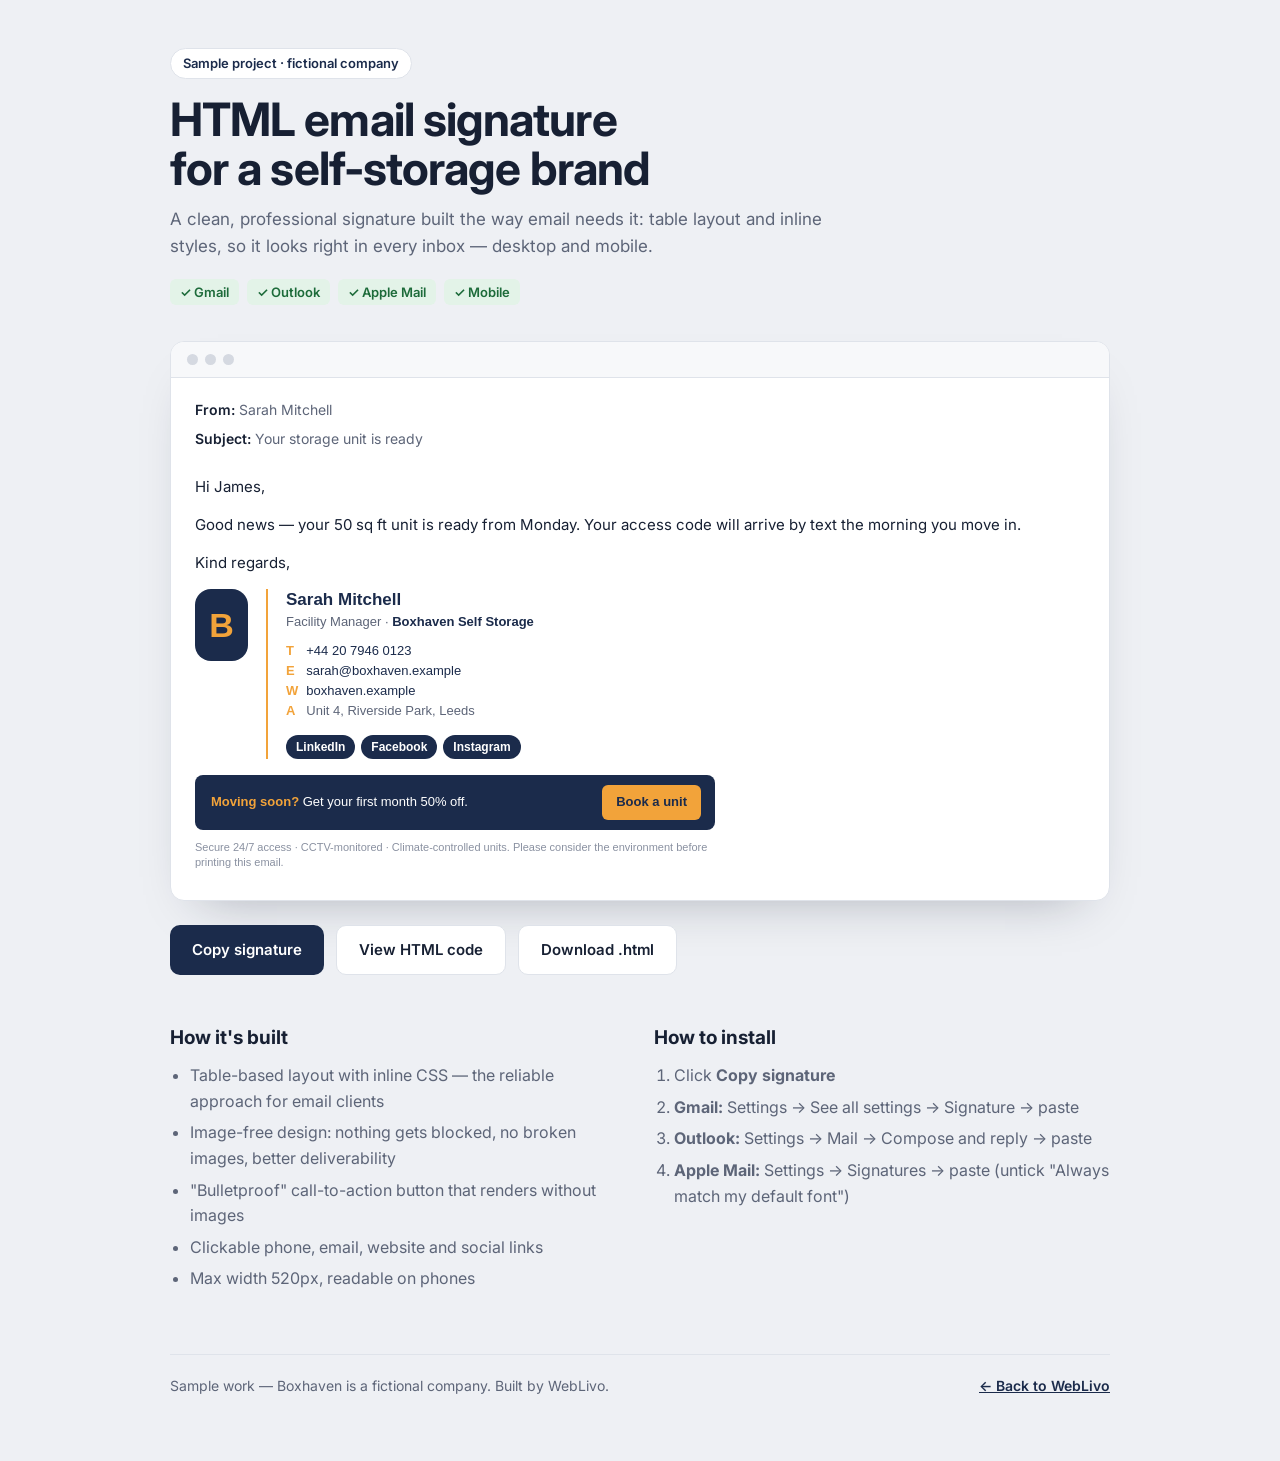
<file: work/email-signature/index.html>
<!DOCTYPE html>
<html lang="en">
<head>
<meta charset="UTF-8">
<meta name="viewport" content="width=device-width, initial-scale=1.0">
<title>HTML Email Signature — Boxhaven Self Storage (sample)</title>
<meta name="description" content="Sample project by WebLivo: a responsive, table-based HTML email signature that works in Gmail, Outlook and Apple Mail.">
<link rel="preconnect" href="https://fonts.googleapis.com">
<link rel="preconnect" href="https://fonts.gstatic.com" crossorigin>
<link href="https://fonts.googleapis.com/css2?family=Inter:wght@400;500;600;700&display=swap" rel="stylesheet">
<style>
    :root {
        --bg: #eef0f4;
        --panel: #ffffff;
        --ink: #172033;
        --soft: #5d6578;
        --line: #dfe3ea;
        --navy: #1b2b4b;
        --amber: #f2a33a;
    }
    * { margin: 0; padding: 0; box-sizing: border-box; }
    body {
        background: var(--bg);
        color: var(--ink);
        font-family: "Inter", -apple-system, BlinkMacSystemFont, sans-serif;
        font-size: 16px;
        line-height: 1.6;
        -webkit-font-smoothing: antialiased;
    }
    a { color: inherit; }

    .wrap { max-width: 980px; margin: 0 auto; padding: 48px 20px 64px; }

    .tag {
        display: inline-block;
        font-size: 13px;
        font-weight: 600;
        color: var(--navy);
        background: #fff;
        border: 1px solid var(--line);
        border-radius: 999px;
        padding: 4px 12px;
    }
    h1 {
        font-size: clamp(30px, 5vw, 46px);
        line-height: 1.08;
        letter-spacing: -0.02em;
        margin: 16px 0 12px;
    }
    .lead { color: var(--soft); max-width: 60ch; font-size: 17px; }

    .clients {
        display: flex; flex-wrap: wrap; gap: 8px;
        margin-top: 18px;
    }
    .clients span {
        font-size: 13px; font-weight: 600;
        background: #e3f3e8; color: #1d6b3a;
        border-radius: 6px; padding: 3px 10px;
    }

    /* ---- Mock email window ---- */
    .mail {
        margin-top: 36px;
        background: var(--panel);
        border: 1px solid var(--line);
        border-radius: 14px;
        overflow: hidden;
        box-shadow: 0 24px 50px -30px rgba(23, 32, 51, 0.35);
    }
    .mail-bar {
        display: flex; align-items: center; gap: 7px;
        padding: 12px 16px;
        border-bottom: 1px solid var(--line);
        background: #f7f8fa;
    }
    .mail-bar i { width: 11px; height: 11px; border-radius: 50%; background: #d5d9e1; display: block; }
    .mail-head { padding: 18px 24px 4px; font-size: 14px; color: var(--soft); }
    .mail-head p { padding: 3px 0; }
    .mail-head b { color: var(--ink); font-weight: 600; }
    .mail-body { padding: 18px 24px 30px; }
    .mail-body > p { margin-bottom: 14px; font-size: 15px; }

    /* ---- Actions ---- */
    .actions { display: flex; flex-wrap: wrap; gap: 12px; margin-top: 24px; }
    .btn {
        font: inherit; font-weight: 600; font-size: 15px;
        border: 0; cursor: pointer;
        padding: 12px 22px; border-radius: 10px;
        transition: transform 0.12s, background 0.15s;
    }
    .btn:active { transform: translateY(1px); }
    .btn-main { background: var(--navy); color: #fff; }
    .btn-main:hover { background: #24395f; }
    .btn-alt { background: #fff; color: var(--ink); border: 1px solid var(--line); }
    .btn-alt:hover { border-color: #b9c0cc; }
    .btn:focus-visible { outline: 3px solid var(--amber); outline-offset: 2px; }
    .status { align-self: center; font-size: 14px; font-weight: 600; color: #1d6b3a; min-height: 1.4em; }

    pre {
        display: none;
        margin-top: 16px;
        background: #0f1626; color: #d6deeb;
        border-radius: 12px;
        padding: 18px;
        font-size: 12.5px; line-height: 1.55;
        overflow: auto; max-height: 420px;
        white-space: pre-wrap; word-break: break-all;
    }
    pre.open { display: block; }

    /* ---- Notes ---- */
    .notes {
        display: grid; grid-template-columns: 1fr 1fr; gap: 28px;
        margin-top: 48px;
    }
    .notes h2 { font-size: 19px; margin-bottom: 10px; }
    .notes ul, .notes ol { padding-left: 20px; color: var(--soft); }
    .notes li { margin-bottom: 6px; }

    .foot {
        margin-top: 56px; padding-top: 20px;
        border-top: 1px solid var(--line);
        display: flex; flex-wrap: wrap; justify-content: space-between; gap: 10px;
        font-size: 14px; color: var(--soft);
    }
    .foot a { font-weight: 600; color: var(--navy); }

    @media (max-width: 700px) {
        .notes { grid-template-columns: 1fr; }
        .mail-head, .mail-body { padding-left: 16px; padding-right: 16px; }
    }
</style>
</head>
<body>
<div class="wrap">

    <span class="tag">Sample project · fictional company</span>
    <h1>HTML email signature<br>for a self-storage brand</h1>
    <p class="lead">A clean, professional signature built the way email needs it: table layout and inline styles, so it looks right in every inbox — desktop and mobile.</p>
    <div class="clients">
        <span>✓ Gmail</span><span>✓ Outlook</span><span>✓ Apple Mail</span><span>✓ Mobile</span>
    </div>

    <!-- Mock email -->
    <div class="mail">
        <div class="mail-bar"><i></i><i></i><i></i></div>
        <div class="mail-head">
            <p><b>From:</b> Sarah Mitchell</p>
            <p><b>Subject:</b> Your storage unit is ready</p>
        </div>
        <div class="mail-body">
            <p>Hi James,</p>
            <p>Good news — your 50 sq ft unit is ready from Monday. Your access code will arrive by text the morning you move in.</p>
            <p>Kind regards,</p>

            <!-- ================= SIGNATURE START ================= -->
            <div id="signature">
<table cellpadding="0" cellspacing="0" border="0" role="presentation" style="width:100%;max-width:520px;font-family:Arial,Helvetica,sans-serif;color:#1b2b4b;border-collapse:collapse;">
  <tr>
    <td style="padding:0 18px 0 0;vertical-align:top;width:72px;">
      <table cellpadding="0" cellspacing="0" border="0" role="presentation" style="border-collapse:collapse;">
        <tr>
          <td width="72" height="72" align="center" valign="middle" style="width:72px;height:72px;background:#1b2b4b;border-radius:16px;font-family:Arial,Helvetica,sans-serif;font-size:34px;line-height:72px;font-weight:bold;color:#f2a33a;">B</td>
        </tr>
      </table>
    </td>
    <td style="padding:0 0 0 18px;vertical-align:top;border-left:2px solid #f2a33a;">
      <p style="margin:0;font-size:17px;line-height:22px;font-weight:bold;color:#1b2b4b;">Sarah Mitchell</p>
      <p style="margin:2px 0 0;font-size:13px;line-height:18px;color:#5d6578;">Facility Manager · <span style="color:#1b2b4b;font-weight:bold;">Boxhaven Self Storage</span></p>
      <table cellpadding="0" cellspacing="0" border="0" role="presentation" style="margin-top:10px;border-collapse:collapse;font-size:13px;line-height:20px;">
        <tr><td style="padding:0 8px 0 0;color:#f2a33a;font-weight:bold;">T</td><td><a href="tel:+442079460123" style="color:#1b2b4b;text-decoration:none;">+44 20 7946 0123</a></td></tr>
        <tr><td style="padding:0 8px 0 0;color:#f2a33a;font-weight:bold;">E</td><td><a href="mailto:sarah@boxhaven.example" style="color:#1b2b4b;text-decoration:none;">sarah@boxhaven.example</a></td></tr>
        <tr><td style="padding:0 8px 0 0;color:#f2a33a;font-weight:bold;">W</td><td><a href="https://boxhaven.example" style="color:#1b2b4b;text-decoration:none;">boxhaven.example</a></td></tr>
        <tr><td style="padding:0 8px 0 0;color:#f2a33a;font-weight:bold;">A</td><td style="color:#5d6578;">Unit 4, Riverside Park, Leeds</td></tr>
      </table>
      <table cellpadding="0" cellspacing="0" border="0" role="presentation" style="margin-top:12px;border-collapse:collapse;">
        <tr>
          <td style="padding:0 6px 0 0;"><a href="https://www.linkedin.com/" style="display:inline-block;background:#1b2b4b;color:#ffffff;font-size:12px;line-height:16px;font-weight:bold;text-decoration:none;padding:4px 10px;border-radius:12px;">LinkedIn</a></td>
          <td style="padding:0 6px 0 0;"><a href="https://www.facebook.com/" style="display:inline-block;background:#1b2b4b;color:#ffffff;font-size:12px;line-height:16px;font-weight:bold;text-decoration:none;padding:4px 10px;border-radius:12px;">Facebook</a></td>
          <td style="padding:0;"><a href="https://www.instagram.com/" style="display:inline-block;background:#1b2b4b;color:#ffffff;font-size:12px;line-height:16px;font-weight:bold;text-decoration:none;padding:4px 10px;border-radius:12px;">Instagram</a></td>
        </tr>
      </table>
    </td>
  </tr>
  <tr>
    <td colspan="2" style="padding:16px 0 0;">
      <table cellpadding="0" cellspacing="0" border="0" role="presentation" style="width:100%;border-collapse:collapse;background:#1b2b4b;border-radius:8px;">
        <tr>
          <td style="padding:12px 16px;font-size:13px;line-height:18px;color:#ffffff;">
            <span style="color:#f2a33a;font-weight:bold;">Moving soon?</span> Get your first month 50% off.
          </td>
          <td align="right" style="padding:10px 14px 10px 0;">
            <a href="https://boxhaven.example/book" style="display:inline-block;background:#f2a33a;color:#1b2b4b;font-size:13px;font-weight:bold;text-decoration:none;padding:7px 14px;border-radius:6px;white-space:nowrap;">Book a unit</a>
          </td>
        </tr>
      </table>
    </td>
  </tr>
  <tr>
    <td colspan="2" style="padding:10px 0 0;font-size:11px;line-height:15px;color:#8a91a1;">
      Secure 24/7 access · CCTV-monitored · Climate-controlled units. Please consider the environment before printing this email.
    </td>
  </tr>
</table>
            </div>
            <!-- ================= SIGNATURE END ================= -->
        </div>
    </div>

    <div class="actions">
        <button class="btn btn-main" id="copy">Copy signature</button>
        <button class="btn btn-alt" id="code" aria-expanded="false" aria-controls="codebox">View HTML code</button>
        <button class="btn btn-alt" id="download">Download .html</button>
        <span class="status" id="status" role="status" aria-live="polite"></span>
    </div>
    <pre id="codebox"></pre>

    <div class="notes">
        <div>
            <h2>How it's built</h2>
            <ul>
                <li>Table-based layout with inline CSS — the reliable approach for email clients</li>
                <li>Image-free design: nothing gets blocked, no broken images, better deliverability</li>
                <li>"Bulletproof" call-to-action button that renders without images</li>
                <li>Clickable phone, email, website and social links</li>
                <li>Max width 520px, readable on phones</li>
            </ul>
        </div>
        <div>
            <h2>How to install</h2>
            <ol>
                <li>Click <b>Copy signature</b></li>
                <li><b>Gmail:</b> Settings → See all settings → Signature → paste</li>
                <li><b>Outlook:</b> Settings → Mail → Compose and reply → paste</li>
                <li><b>Apple Mail:</b> Settings → Signatures → paste (untick "Always match my default font")</li>
            </ol>
        </div>
    </div>

    <div class="foot">
        <span>Sample work — Boxhaven is a fictional company. Built by WebLivo.</span>
        <a href="/">← Back to WebLivo</a>
    </div>
</div>

<script>
    const sig = document.getElementById("signature");
    const status = document.getElementById("status");
    const codebox = document.getElementById("codebox");
    const codeBtn = document.getElementById("code");

    const sigHTML = () => sig.innerHTML.trim();

    function say(msg) {
        status.textContent = msg;
        clearTimeout(say.t);
        say.t = setTimeout(() => (status.textContent = ""), 2600);
    }

    // Copy as rich HTML so it pastes as a formatted signature.
    document.getElementById("copy").addEventListener("click", async () => {
        try {
            const html = new Blob([sigHTML()], { type: "text/html" });
            const text = new Blob([sig.innerText], { type: "text/plain" });
            await navigator.clipboard.write([new ClipboardItem({ "text/html": html, "text/plain": text })]);
            say("Copied — paste it into your email settings");
        } catch (e) {
            // Fallback: select the rendered signature and copy it.
            const range = document.createRange();
            range.selectNodeContents(sig);
            const sel = window.getSelection();
            sel.removeAllRanges();
            sel.addRange(range);
            const ok = document.execCommand("copy");
            sel.removeAllRanges();
            say(ok ? "Copied — paste it into your email settings" : "Press Ctrl+C to copy the selection");
        }
    });

    codeBtn.addEventListener("click", () => {
        if (!codebox.textContent) codebox.textContent = sigHTML();
        const open = codebox.classList.toggle("open");
        codeBtn.textContent = open ? "Hide HTML code" : "View HTML code";
        codeBtn.setAttribute("aria-expanded", open);
    });

    document.getElementById("download").addEventListener("click", () => {
        const doc = '<!DOCTYPE html>\n<html><head><meta charset="UTF-8"><title>Boxhaven email signature</title></head><body>\n'
            + sigHTML() + '\n</body></html>\n';
        const url = URL.createObjectURL(new Blob([doc], { type: "text/html" }));
        const a = Object.assign(document.createElement("a"), { href: url, download: "boxhaven-signature.html" });
        document.body.appendChild(a);
        a.click();
        a.remove();
        URL.revokeObjectURL(url);
        say("Downloaded boxhaven-signature.html");
    });
</script>
</body>
</html>
</file>
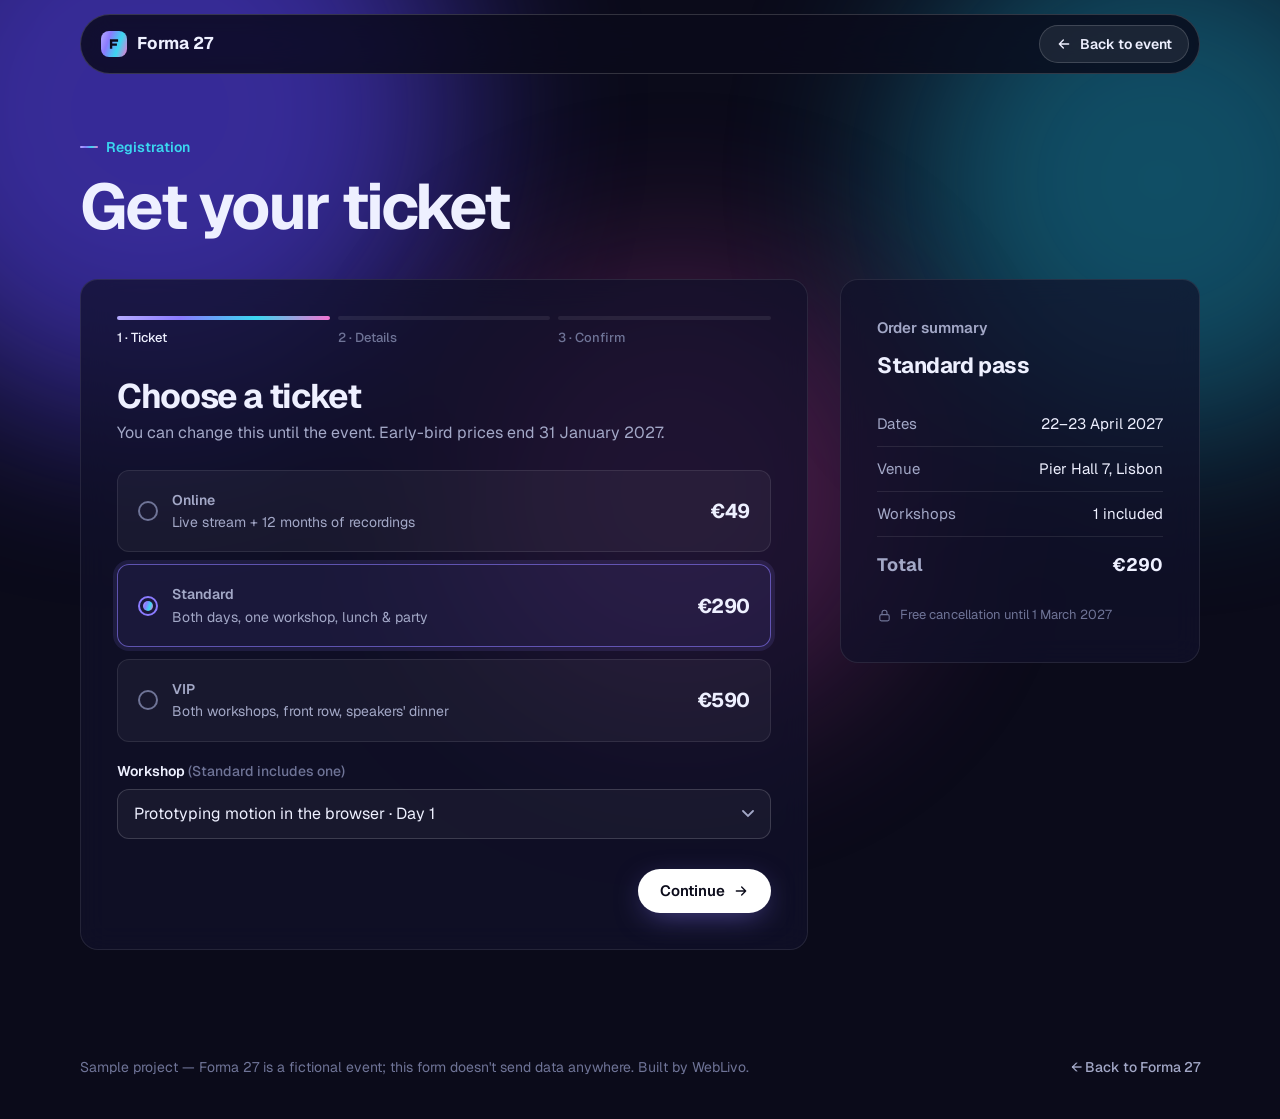
<file: work/event/register.html>
<!DOCTYPE html>
<html lang="en">
<head>
<meta charset="UTF-8">
<meta name="viewport" content="width=device-width, initial-scale=1.0">
<title>Get tickets — Forma 27, Lisbon</title>
<meta name="description" content="Register for Forma 27, the design and technology conference in Lisbon, 22–23 April 2027.">
<link rel="preconnect" href="https://fonts.googleapis.com">
<link rel="preconnect" href="https://fonts.gstatic.com" crossorigin>
<link href="https://fonts.googleapis.com/css2?family=Geist:wght@400;500;600;700&display=swap" rel="stylesheet">
<link rel="stylesheet" href="styles.css">
</head>
<body>

<svg width="0" height="0" style="position:absolute" aria-hidden="true">
    <symbol id="i-arrow" viewBox="0 0 24 24" fill="none" stroke="currentColor" stroke-width="2" stroke-linecap="round" stroke-linejoin="round"><path d="M5 12h14M13 6l6 6-6 6"/></symbol>
    <symbol id="i-back" viewBox="0 0 24 24" fill="none" stroke="currentColor" stroke-width="2" stroke-linecap="round" stroke-linejoin="round"><path d="M19 12H5M11 6l-6 6 6 6"/></symbol>
    <symbol id="i-check" viewBox="0 0 24 24" fill="none" stroke="currentColor" stroke-width="2.4" stroke-linecap="round" stroke-linejoin="round"><path d="M5 12.5l4.5 4.5L19 7.5"/></symbol>
    <symbol id="i-lock" viewBox="0 0 24 24" fill="none" stroke="currentColor" stroke-width="1.8" stroke-linecap="round" stroke-linejoin="round"><rect x="4.5" y="10.5" width="15" height="10" rx="2.5"/><path d="M8 10.5V7.5a4 4 0 0 1 8 0v3"/></symbol>
    <symbol id="i-logo" viewBox="0 0 24 24" fill="#0b0b1a"><path d="M5 4h14v4H9v3h8v4H9v5H5z"/></symbol>
</svg>

<header class="nav-bar scrolled">
    <a href="index.html" class="brand" aria-label="Forma 27 home"><span class="brand-mark"><svg><use href="#i-logo"/></svg></span>Forma 27</a>
    <a href="index.html" class="btn btn-ghost btn-sm"><svg aria-hidden="true" style="transform:none"><use href="#i-back"/></svg>Back to event</a>
</header>

<main class="reg">
    <div class="aurora" aria-hidden="true"><span class="a1"></span><span class="a2"></span><span class="a3"></span></div>
    <div class="wrap">
        <div id="flow">
            <span class="eyebrow">Registration</span>
            <h2>Get your ticket</h2>

            <div class="reg-layout">
                <form class="panel" id="regForm" novalidate>
                    <div class="steps" aria-hidden="true">
                        <div class="step-dot current" data-step="1"><div class="bar"><i></i></div><small>1 · Ticket</small></div>
                        <div class="step-dot" data-step="2"><div class="bar"><i></i></div><small>2 · Details</small></div>
                        <div class="step-dot" data-step="3"><div class="bar"><i></i></div><small>3 · Confirm</small></div>
                    </div>
                    <p class="sr-only" id="stepStatus" aria-live="polite">Step 1 of 3: choose a ticket</p>

                    <!-- STEP 1 -->
                    <section class="step" data-step="1">
                        <h2>Choose a ticket</h2>
                        <p>You can change this until the event. Early-bird prices end 31 January 2027.</p>
                        <div class="ticket-opts" role="radiogroup" aria-label="Ticket type">
                            <div class="opt">
                                <input type="radio" name="tier" id="tier-online" value="online" data-name="Online" data-price="49">
                                <label for="tier-online"><span class="opt-main"><span class="radio" aria-hidden="true"></span><span><strong>Online</strong><span>Live stream + 12 months of recordings</span></span></span><span class="opt-price">€49</span></label>
                            </div>
                            <div class="opt">
                                <input type="radio" name="tier" id="tier-standard" value="standard" data-name="Standard" data-price="290" checked>
                                <label for="tier-standard"><span class="opt-main"><span class="radio" aria-hidden="true"></span><span><strong>Standard</strong><span>Both days, one workshop, lunch &amp; party</span></span></span><span class="opt-price">€290</span></label>
                            </div>
                            <div class="opt">
                                <input type="radio" name="tier" id="tier-vip" value="vip" data-name="VIP" data-price="590">
                                <label for="tier-vip"><span class="opt-main"><span class="radio" aria-hidden="true"></span><span><strong>VIP</strong><span>Both workshops, front row, speakers' dinner</span></span></span><span class="opt-price">€590</span></label>
                            </div>
                        </div>
                        <div class="field" id="wsField">
                            <label for="workshop">Workshop <span>(Standard includes one)</span></label>
                            <select id="workshop" name="workshop">
                                <option>Prototyping motion in the browser · Day 1</option>
                                <option>Motion that explains, not decorates · Day 2</option>
                            </select>
                        </div>
                        <div class="step-actions">
                            <span></span>
                            <button type="button" class="btn btn-primary" data-next>Continue <svg aria-hidden="true"><use href="#i-arrow"/></svg></button>
                        </div>
                    </section>

                    <!-- STEP 2 -->
                    <section class="step" data-step="2" hidden>
                        <h2>Your details</h2>
                        <p>This is how your name will appear on your badge.</p>
                        <div class="row2">
                            <div class="field">
                                <label for="first">First name</label>
                                <input id="first" name="first" autocomplete="given-name" required>
                                <p class="err" id="first-err"></p>
                            </div>
                            <div class="field">
                                <label for="last">Last name</label>
                                <input id="last" name="last" autocomplete="family-name" required>
                                <p class="err" id="last-err"></p>
                            </div>
                        </div>
                        <div class="field">
                            <label for="email">Work email</label>
                            <input id="email" name="email" type="email" autocomplete="email" inputmode="email" required>
                            <p class="err" id="email-err"></p>
                        </div>
                        <div class="row2">
                            <div class="field">
                                <label for="role">Role <span>(optional)</span></label>
                                <input id="role" name="role" autocomplete="organization-title" placeholder="e.g. Product designer">
                            </div>
                            <div class="field">
                                <label for="company">Company <span>(optional)</span></label>
                                <input id="company" name="company" autocomplete="organization">
                            </div>
                        </div>
                        <div class="step-actions">
                            <button type="button" class="btn btn-ghost" data-back><svg aria-hidden="true" style="transform:none"><use href="#i-back"/></svg>Back</button>
                            <button type="button" class="btn btn-primary" data-next>Review order <svg aria-hidden="true"><use href="#i-arrow"/></svg></button>
                        </div>
                    </section>

                    <!-- STEP 3 -->
                    <section class="step" data-step="3" hidden>
                        <h2>Check and confirm</h2>
                        <p>We'll email your ticket and a secure payment link.</p>
                        <dl class="review">
                            <div><dt>Name</dt><dd id="r-name"></dd></div>
                            <div><dt>Email</dt><dd id="r-email"></dd></div>
                            <div><dt>Ticket</dt><dd id="r-tier"></dd></div>
                            <div><dt>Workshop</dt><dd id="r-ws"></dd></div>
                            <div><dt>Total</dt><dd id="r-total"></dd></div>
                        </dl>
                        <label class="consent"><input type="checkbox" id="terms"> I agree to the code of conduct and refund policy</label>
                        <p class="err" id="terms-err"></p>
                        <div class="step-actions">
                            <button type="button" class="btn btn-ghost" data-back><svg aria-hidden="true" style="transform:none"><use href="#i-back"/></svg>Back</button>
                            <button type="submit" class="btn btn-primary" id="submitBtn">Confirm registration</button>
                        </div>
                    </section>
                </form>

                <aside class="panel order" aria-label="Order summary">
                    <h3>Order summary</h3>
                    <p class="o-name" id="o-name">Standard pass</p>
                    <dl>
                        <div><dt>Dates</dt><dd>22–23 April 2027</dd></div>
                        <div><dt>Venue</dt><dd>Pier Hall 7, Lisbon</dd></div>
                        <div id="o-ws-row"><dt>Workshops</dt><dd id="o-ws">1 included</dd></div>
                        <div class="o-total"><dt>Total</dt><dd id="o-total">€290</dd></div>
                    </dl>
                    <p class="secure"><svg aria-hidden="true"><use href="#i-lock"/></svg>Free cancellation until 1 March 2027</p>
                </aside>
            </div>
        </div>

        <!-- SUCCESS -->
        <div class="success" id="success" hidden tabindex="-1">
            <div class="check"><svg aria-hidden="true"><use href="#i-check"/></svg></div>
            <h2>You're in, <span id="s-first"></span>.</h2>
            <p>We've sent your ticket to <strong id="s-email"></strong>. See you in Lisbon.</p>
            <div class="pass-card">
                <div class="pass-main">
                    <small>Forma 27 · Design × Technology</small>
                    <p class="p-name" id="s-name"></p>
                    <div class="pass-grid">
                        <div><small>Pass</small><strong id="s-tier"></strong></div>
                        <div><small>Dates</small><strong>22–23 Apr 2027</strong></div>
                        <div><small>Venue</small><strong>Pier Hall 7</strong></div>
                        <div><small>Workshop</small><strong id="s-ws"></strong></div>
                    </div>
                </div>
                <div class="pass-code">
                    <svg id="code" viewBox="0 0 21 21" shape-rendering="crispEdges" role="img" aria-label="Ticket code"></svg>
                    <span id="s-code"></span>
                </div>
            </div>
            <div class="hero-actions" style="justify-content:center;margin-top:28px">
                <a href="index.html#schedule" class="btn btn-ghost">View schedule</a>
                <a href="index.html" class="btn btn-primary">Back to event <svg aria-hidden="true"><use href="#i-arrow"/></svg></a>
            </div>
        </div>
    </div>
</main>

<footer class="wrap foot">
    <span>Sample project — Forma 27 is a fictional event; this form doesn't send data anywhere. Built by WebLivo.</span>
    <a href="index.html">← Back to Forma 27</a>
</footer>

<script src="app.js"></script>
</body>
</html>
</file>
<file: work/event/styles.css>
/* Forma 27 — modern conference site.
   Deep night background, slow aurora light, glass surfaces, Geist type. */
:root {
    --bg: #0b0b1a;
    --bg-2: #11112a;
    --surface: rgba(255, 255, 255, 0.045);
    --surface-2: rgba(255, 255, 255, 0.075);
    --border: rgba(255, 255, 255, 0.09);
    --border-2: rgba(255, 255, 255, 0.16);
    --text: #eef0ff;
    --muted: #a3a8c7;
    --dim: #6f7497;
    --violet: #8b7bff;
    --cyan: #3ad7f0;
    --pink: #f472d0;
    --grad: linear-gradient(110deg, #b6acff 0%, #8b7bff 30%, #3ad7f0 65%, #f472d0 100%);
    --ok: #4ade80;
    --err: #ff7a9a;
    --radius: 18px;
    --radius-sm: 12px;
    --maxw: 1200px;
    --pad: clamp(18px, 4vw, 40px);
    --ease: cubic-bezier(.22, .8, .2, 1);
}

* { margin: 0; padding: 0; box-sizing: border-box; }
html { scroll-behavior: smooth; scroll-padding-top: 88px; }
body {
    background: var(--bg);
    color: var(--text);
    font-family: "Geist", system-ui, -apple-system, sans-serif;
    font-size: 16px;
    line-height: 1.6;
    -webkit-font-smoothing: antialiased;
    overflow-x: hidden;
}
a { color: inherit; text-decoration: none; }
button { font: inherit; color: inherit; }
[hidden] { display: none !important; }
:focus-visible { outline: 2px solid var(--cyan); outline-offset: 3px; border-radius: 6px; }
.wrap { max-width: var(--maxw); margin: 0 auto; padding: 0 var(--pad); }
.sr-only { position: absolute; width: 1px; height: 1px; overflow: hidden; clip: rect(0 0 0 0); white-space: nowrap; }

.grad-text {
    background: var(--grad);
    background-size: 200% 100%;
    -webkit-background-clip: text; background-clip: text;
    color: transparent;
}

/* ---------- Aurora background ---------- */
.aurora { position: absolute; inset: 0; overflow: hidden; pointer-events: none; z-index: 0; }
.aurora span {
    position: absolute; border-radius: 50%;
    filter: blur(90px); opacity: 0.55;
    will-change: transform;
}
.aurora .a1 { width: 620px; height: 620px; background: #5b46ff; left: -160px; top: -200px; animation: drift1 22s ease-in-out infinite alternate; }
.aurora .a2 { width: 520px; height: 520px; background: #1ab3d6; right: -140px; top: -80px; opacity: 0.4; animation: drift2 26s ease-in-out infinite alternate; }
.aurora .a3 { width: 460px; height: 460px; background: #c43fa6; left: 35%; top: 260px; opacity: 0.32; animation: drift3 30s ease-in-out infinite alternate; }
@keyframes drift1 { to { transform: translate(120px, 90px) scale(1.1); } }
@keyframes drift2 { to { transform: translate(-110px, 120px) scale(0.95); } }
@keyframes drift3 { to { transform: translate(-80px, -70px) scale(1.15); } }
.grid-bg {
    position: absolute; inset: 0; pointer-events: none; z-index: 0;
    background-image:
        linear-gradient(rgba(255,255,255,0.035) 1px, transparent 1px),
        linear-gradient(90deg, rgba(255,255,255,0.035) 1px, transparent 1px);
    background-size: 64px 64px;
    mask-image: radial-gradient(ellipse 70% 60% at 50% 30%, #000 30%, transparent 75%);
}

/* ---------- Nav ---------- */
.nav-bar {
    position: fixed; top: 14px; left: 50%; transform: translateX(-50%);
    width: min(calc(100% - 28px), 1120px);
    z-index: 50;
    display: flex; align-items: center; justify-content: space-between; gap: 16px;
    padding: 10px 10px 10px 20px;
    background: rgba(14, 14, 34, 0.62);
    border: 1px solid var(--border);
    border-radius: 999px;
    backdrop-filter: blur(16px) saturate(140%);
    -webkit-backdrop-filter: blur(16px) saturate(140%);
    transition: background 0.3s, border-color 0.3s;
}
.nav-bar.scrolled { background: rgba(11, 11, 26, 0.85); border-color: var(--border-2); }
.brand { display: flex; align-items: center; gap: 10px; font-weight: 700; font-size: 17px; letter-spacing: -0.01em; }
.brand-mark {
    width: 26px; height: 26px; border-radius: 8px;
    background: var(--grad);
    display: grid; place-items: center;
}
.brand-mark svg { width: 14px; height: 14px; }
.links { display: flex; gap: 4px; }
.links a {
    font-size: 14.5px; font-weight: 500; color: var(--muted);
    padding: 8px 14px; border-radius: 999px;
    transition: color 0.2s, background 0.2s;
}
.links a:hover, .links a.active { color: var(--text); background: var(--surface-2); }
.nav-right { display: flex; align-items: center; gap: 8px; }
.menu-toggle {
    display: none;
    width: 44px; height: 44px; border-radius: 999px;
    background: var(--surface-2); border: 1px solid var(--border);
    cursor: pointer; place-items: center;
}
.menu-toggle svg { width: 20px; height: 20px; }

/* ---------- Buttons ---------- */
.btn {
    display: inline-flex; align-items: center; justify-content: center; gap: 8px;
    min-height: 44px;
    font-weight: 600; font-size: 15px;
    padding: 0 22px; border-radius: 999px;
    cursor: pointer; border: 0;
    transition: transform 0.2s var(--ease), box-shadow 0.25s, background 0.25s, color 0.2s;
}
.btn svg { width: 16px; height: 16px; transition: transform 0.2s var(--ease); }
.btn:hover svg { transform: translateX(3px); }
.btn:active { transform: scale(0.97); }
.btn-primary { background: #fff; color: #0b0b1a; box-shadow: 0 8px 30px -8px rgba(139, 123, 255, 0.55); }
.btn-primary:hover { box-shadow: 0 12px 40px -8px rgba(58, 215, 240, 0.6); }
.btn-ghost { background: var(--surface-2); color: var(--text); border: 1px solid var(--border-2); }
.btn-ghost:hover { background: rgba(255,255,255,0.12); }
.btn-lg { min-height: 54px; padding: 0 28px; font-size: 16px; }
.btn-sm { min-height: 38px; padding: 0 16px; font-size: 14px; }

/* ---------- Hero ---------- */
.hero {
    position: relative;
    min-height: 100vh;
    display: flex; align-items: center;
    padding: 130px 0 70px;
    overflow: hidden;
}
.hero .wrap { position: relative; z-index: 1; width: 100%; }
.pill {
    display: inline-flex; align-items: center; gap: 10px;
    font-size: 13.5px; font-weight: 500; color: var(--muted);
    padding: 6px 14px 6px 6px;
    background: var(--surface); border: 1px solid var(--border);
    border-radius: 999px;
}
.pill b {
    font-weight: 600; font-size: 12px; color: #0b0b1a;
    background: var(--grad); border-radius: 999px; padding: 3px 10px;
}
.hero h1 {
    margin-top: 26px;
    font-size: clamp(46px, 8.4vw, 116px);
    font-weight: 700;
    line-height: 0.98;
    letter-spacing: -0.045em;
    max-width: 12ch;
}
.hero h1 .line { display: block; overflow: hidden; padding-bottom: 0.06em; }
.hero h1 .line > span { display: inline-block; }
.hero-sub {
    margin-top: 26px; max-width: 54ch;
    font-size: clamp(17px, 1.6vw, 20px); color: var(--muted);
}
.hero-actions { display: flex; flex-wrap: wrap; gap: 12px; margin-top: 34px; }

.hero-foot {
    margin-top: 56px;
    display: flex; flex-wrap: wrap; align-items: stretch; gap: 14px;
}
.meta-card {
    display: flex; align-items: center; gap: 14px;
    padding: 14px 18px;
    background: var(--surface); border: 1px solid var(--border);
    border-radius: var(--radius-sm);
    backdrop-filter: blur(10px);
}
.meta-card svg { width: 22px; height: 22px; color: var(--cyan); flex: none; }
.meta-card small { display: block; font-size: 12.5px; color: var(--dim); }
.meta-card strong { font-weight: 600; font-size: 15px; }

.countdown {
    display: flex; gap: 6px; align-items: center;
    padding: 10px 14px;
    background: var(--surface); border: 1px solid var(--border);
    border-radius: var(--radius-sm);
}
.cd-unit { text-align: center; min-width: 52px; }
.cd-unit strong { display: block; font-size: 24px; font-weight: 700; font-variant-numeric: tabular-nums; letter-spacing: -0.02em; }
.cd-unit small { font-size: 11.5px; color: var(--dim); }
.cd-sep { color: var(--dim); font-weight: 700; padding-bottom: 14px; }

/* ---------- Partners strip ---------- */
.partners { border-top: 1px solid var(--border); border-bottom: 1px solid var(--border); padding: 26px 0; position: relative; z-index: 1; }
.partners p { text-align: center; font-size: 13px; color: var(--dim); margin-bottom: 16px; }
.logo-row {
    display: flex; flex-wrap: wrap; justify-content: center; gap: 14px 48px;
    font-weight: 700; font-size: 19px; letter-spacing: -0.02em; color: #7a7fa3;
}
.logo-row span { transition: color 0.25s; }
.logo-row span:hover { color: var(--text); }

/* ---------- Sections ---------- */
section.sec { padding: clamp(80px, 11vw, 140px) 0; position: relative; }
.sec-head { max-width: 760px; }
.eyebrow {
    display: inline-flex; align-items: center; gap: 8px;
    font-size: 14px; font-weight: 600; color: var(--cyan);
    margin-bottom: 16px;
}
.eyebrow::before { content: ""; width: 18px; height: 2px; border-radius: 2px; background: var(--grad); }
h2 {
    font-size: clamp(36px, 5.2vw, 64px);
    font-weight: 700;
    line-height: 1.02;
    letter-spacing: -0.04em;
}
.sec-head p { margin-top: 18px; font-size: 18px; color: var(--muted); max-width: 58ch; }

/* ---------- Stats ---------- */
.stats {
    display: grid; grid-template-columns: repeat(4, 1fr);
    margin-top: 56px;
    border: 1px solid var(--border); border-radius: var(--radius);
    background: var(--surface);
    overflow: hidden;
}
.stat { padding: 30px 26px; border-right: 1px solid var(--border); }
.stat:last-child { border-right: 0; }
.stat strong { display: block; font-size: clamp(34px, 4.4vw, 52px); font-weight: 700; letter-spacing: -0.04em; font-variant-numeric: tabular-nums; }
.stat span { color: var(--muted); font-size: 15px; }

/* ---------- Speakers ---------- */
.speakers {
    display: grid; grid-template-columns: repeat(4, 1fr); gap: 16px;
    margin-top: 56px;
}
.speaker {
    position: relative;
    padding: 22px;
    background: var(--surface); border: 1px solid var(--border);
    border-radius: var(--radius);
    /* Hover uses `translate` so it never fights GSAP, which animates `transform`. */
    transition: translate 0.35s var(--ease), border-color 0.3s, background 0.3s;
    overflow: hidden;
}
.speaker::after {
    content: ""; position: absolute; inset: -1px; border-radius: inherit;
    background: radial-gradient(400px circle at var(--mx, 50%) var(--my, 0%), rgba(139,123,255,0.18), transparent 45%);
    opacity: 0; transition: opacity 0.3s; pointer-events: none;
}
.speaker:hover { translate: 0 -4px; border-color: var(--border-2); }
.speaker:hover::after { opacity: 1; }
.avatar {
    width: 64px; height: 64px; border-radius: 50%;
    display: grid; place-items: center;
    font-weight: 700; font-size: 21px; color: #0b0b1a;
    margin-bottom: 18px;
}
.speaker h3 { font-size: 18px; font-weight: 600; letter-spacing: -0.01em; }
.speaker .role { color: var(--muted); font-size: 14.5px; }
.speaker .talk {
    margin-top: 14px; padding-top: 14px; border-top: 1px solid var(--border);
    font-size: 14px; color: var(--text);
}
.speaker .talk small { display: block; color: var(--dim); font-size: 12.5px; margin-bottom: 2px; }

/* ---------- Schedule ---------- */
.day-tabs {
    position: relative;
    display: inline-flex; gap: 4px;
    margin-top: 44px; padding: 5px;
    background: var(--surface); border: 1px solid var(--border);
    border-radius: 999px;
}
.day-tab {
    position: relative; z-index: 1;
    min-height: 44px; padding: 0 22px;
    background: none; border: 0; border-radius: 999px;
    font-weight: 600; font-size: 15px; color: var(--muted);
    cursor: pointer; transition: color 0.25s;
}
.day-tab[aria-selected="true"] { color: #0b0b1a; }
.tab-ind {
    position: absolute; top: 5px; bottom: 5px; left: 5px;
    border-radius: 999px; background: #fff;
    transition: transform 0.4s var(--ease), width 0.4s var(--ease);
}
.agenda { margin-top: 26px; list-style: none; }
.session {
    display: grid; grid-template-columns: 130px 1fr auto; gap: 8px 28px;
    align-items: start;
    padding: 24px 22px;
    border-radius: var(--radius-sm);
    border: 1px solid transparent;
    transition: background 0.25s, border-color 0.25s;
}
.session + .session { border-top-color: var(--border); border-radius: 0; }
.session:hover { background: var(--surface); border-color: var(--border); border-radius: var(--radius-sm); }
.session:hover + .session { border-top-color: transparent; }
.session time { font-weight: 600; color: var(--muted); font-variant-numeric: tabular-nums; padding-top: 2px; }
.session h3 { font-size: 19px; font-weight: 600; letter-spacing: -0.01em; }
.session p { color: var(--muted); font-size: 15px; margin-top: 4px; max-width: 62ch; }
.tag {
    font-size: 12.5px; font-weight: 600; white-space: nowrap;
    padding: 5px 11px; border-radius: 999px;
    background: var(--surface-2); border: 1px solid var(--border); color: var(--muted);
}
.tag.keynote { color: #d9d3ff; border-color: rgba(139,123,255,0.4); background: rgba(139,123,255,0.14); }
.tag.workshop { color: #b4f2fb; border-color: rgba(58,215,240,0.35); background: rgba(58,215,240,0.1); }

/* ---------- Tickets ---------- */
.deadline {
    display: inline-flex; align-items: center; gap: 8px;
    margin-top: 22px; font-size: 14.5px; color: var(--muted);
    padding: 8px 14px; border-radius: 999px;
    background: rgba(74, 222, 128, 0.08); border: 1px solid rgba(74, 222, 128, 0.25);
}
.deadline i { width: 8px; height: 8px; border-radius: 50%; background: var(--ok); box-shadow: 0 0 0 4px rgba(74,222,128,0.2); }
.tiers { display: grid; grid-template-columns: repeat(3, 1fr); gap: 16px; margin-top: 44px; align-items: stretch; }
.tier {
    position: relative;
    display: flex; flex-direction: column;
    padding: 30px;
    background: var(--surface); border: 1px solid var(--border);
    border-radius: var(--radius);
}
.tier.featured {
    background: linear-gradient(180deg, rgba(139,123,255,0.16), rgba(255,255,255,0.04));
    border-color: rgba(139,123,255,0.45);
    box-shadow: 0 30px 80px -40px rgba(139,123,255,0.6);
}
.tier .badge {
    position: absolute; top: 18px; right: 18px;
    font-size: 12px; font-weight: 600; color: #0b0b1a;
    background: var(--grad); padding: 4px 11px; border-radius: 999px;
}
.tier h3 { font-size: 18px; font-weight: 600; }
.tier .desc { color: var(--muted); font-size: 14.5px; margin-top: 4px; }
.price { margin: 22px 0 4px; display: flex; align-items: baseline; gap: 10px; }
.price strong { font-size: 46px; font-weight: 700; letter-spacing: -0.04em; }
.price s { color: var(--dim); font-size: 18px; }
.price-note { font-size: 13.5px; color: var(--dim); }
.tier ul { list-style: none; margin: 24px 0 28px; display: grid; gap: 11px; flex: 1; align-content: start; }
.tier li { display: flex; gap: 10px; font-size: 15px; color: var(--text); }
.tier li svg { width: 18px; height: 18px; color: var(--cyan); flex: none; margin-top: 3px; }
.tier .btn { width: 100%; }

/* ---------- Venue ---------- */
.venue { display: grid; grid-template-columns: 1fr 1.1fr; gap: 40px; margin-top: 56px; align-items: stretch; }
.venue-info { display: grid; gap: 14px; align-content: start; }
.info-row {
    display: flex; gap: 16px; align-items: flex-start;
    padding: 20px; border-radius: var(--radius-sm);
    background: var(--surface); border: 1px solid var(--border);
}
.info-row svg { width: 22px; height: 22px; color: var(--cyan); flex: none; margin-top: 2px; }
.info-row strong { display: block; font-weight: 600; }
.info-row span { color: var(--muted); font-size: 15px; }
.venue-visual {
    position: relative; min-height: 360px;
    border-radius: var(--radius); overflow: hidden;
    border: 1px solid var(--border);
    background: radial-gradient(120% 90% at 20% 10%, #241f5c, #0f0f26 60%);
}
.venue-visual svg { position: absolute; inset: 0; width: 100%; height: 100%; }

/* ---------- FAQ ---------- */
.faq { margin-top: 44px; max-width: 860px; }
.faq-item { border-bottom: 1px solid var(--border); }
.faq-q {
    width: 100%; text-align: left; cursor: pointer;
    display: flex; justify-content: space-between; align-items: center; gap: 20px;
    min-height: 64px; padding: 18px 0;
    background: none; border: 0;
    font-size: 18px; font-weight: 600; letter-spacing: -0.01em;
}
.faq-q .ic {
    width: 32px; height: 32px; flex: none; border-radius: 50%;
    display: grid; place-items: center;
    background: var(--surface-2); border: 1px solid var(--border);
    transition: transform 0.35s var(--ease), background 0.25s;
}
.faq-q .ic svg { width: 14px; height: 14px; }
.faq-q[aria-expanded="true"] .ic { transform: rotate(45deg); background: rgba(139,123,255,0.25); }
.faq-a { overflow: hidden; height: 0; transition: height 0.4s var(--ease); }
.faq-a p { padding: 0 52px 22px 0; color: var(--muted); }

/* ---------- Final CTA ---------- */
.final {
    position: relative; overflow: hidden;
    margin: 0 var(--pad) 40px;
    max-width: var(--maxw);
    border-radius: 28px;
    border: 1px solid var(--border-2);
    padding: clamp(56px, 8vw, 96px) var(--pad);
    text-align: center;
    background: #120f30;
}
@media (min-width: 1280px) { .final { margin-left: auto; margin-right: auto; } }
.final .aurora span { opacity: 0.45; }
.final > *:not(.aurora) { position: relative; z-index: 1; }
.final h2 { max-width: 16ch; margin: 0 auto; }
.final p { color: var(--muted); font-size: 18px; margin: 18px auto 0; max-width: 46ch; }
.final .hero-actions { justify-content: center; }

/* ---------- Footer ---------- */
.foot {
    display: flex; flex-wrap: wrap; gap: 14px; justify-content: space-between;
    padding-top: 26px; padding-bottom: 40px;
    color: var(--dim); font-size: 14px;
}
.foot a { color: var(--muted); font-weight: 500; }
.foot a:hover { color: var(--text); }

/* ---------- Registration page ---------- */
.reg { position: relative; min-height: 100vh; padding: 130px 0 80px; overflow: hidden; }
.reg .wrap { position: relative; z-index: 1; }
.reg-layout { display: grid; grid-template-columns: 1fr 360px; gap: 32px; margin-top: 40px; align-items: start; }
.panel {
    background: rgba(17, 17, 42, 0.72); border: 1px solid var(--border);
    border-radius: var(--radius); padding: clamp(22px, 3.4vw, 36px);
    backdrop-filter: blur(14px);
}
.steps { display: flex; gap: 8px; margin-bottom: 30px; }
.step-dot { flex: 1; }
.step-dot .bar { height: 4px; border-radius: 4px; background: var(--surface-2); overflow: hidden; }
.step-dot .bar i { display: block; height: 100%; width: 0; background: var(--grad); transition: width 0.5s var(--ease); }
.step-dot.done .bar i, .step-dot.current .bar i { width: 100%; }
.step-dot small { display: block; margin-top: 8px; font-size: 13px; color: var(--dim); font-weight: 500; }
.step-dot.current small, .step-dot.done small { color: var(--text); }
.step h2 { font-size: clamp(26px, 3vw, 34px); }
.step > p { color: var(--muted); margin-top: 6px; }

.ticket-opts { display: grid; gap: 12px; margin-top: 24px; }
.opt { position: relative; }
.opt input { position: absolute; opacity: 0; pointer-events: none; }
.opt label {
    display: flex; justify-content: space-between; align-items: center; gap: 16px;
    padding: 18px 20px; cursor: pointer;
    border-radius: var(--radius-sm);
    background: var(--surface); border: 1px solid var(--border);
    transition: border-color 0.25s, background 0.25s, box-shadow 0.25s;
}
.opt label:hover { border-color: var(--border-2); }
.opt .radio {
    width: 20px; height: 20px; border-radius: 50%; flex: none;
    border: 2px solid var(--dim); position: relative; transition: border-color 0.2s;
}
.opt .radio::after {
    content: ""; position: absolute; inset: 3px; border-radius: 50%;
    background: var(--grad); transform: scale(0); transition: transform 0.25s var(--ease);
}
.opt input:checked + label { border-color: rgba(139,123,255,0.6); background: rgba(139,123,255,0.1); box-shadow: 0 0 0 4px rgba(139,123,255,0.12); }
.opt input:checked + label .radio { border-color: var(--violet); }
.opt input:checked + label .radio::after { transform: scale(1); }
.opt input:focus-visible + label { outline: 2px solid var(--cyan); outline-offset: 3px; }
.opt-main { display: flex; gap: 14px; align-items: center; }
.opt-main strong { display: block; font-weight: 600; }
.opt-main span { font-size: 14px; color: var(--muted); }
.opt-price { font-weight: 700; font-size: 20px; letter-spacing: -0.02em; }

.field { margin-top: 18px; }
.field label { display: block; font-size: 14px; font-weight: 600; margin-bottom: 7px; }
.field label span { color: var(--dim); font-weight: 500; }
.field input, .field select {
    width: 100%; min-height: 50px;
    font: inherit; font-size: 16px; color: var(--text);
    background: rgba(255,255,255,0.04);
    border: 1px solid var(--border-2); border-radius: var(--radius-sm);
    padding: 0 16px;
    transition: border-color 0.2s, box-shadow 0.2s, background 0.2s;
}
.field select { appearance: none; background-image: url("data:image/svg+xml,%3Csvg xmlns='http://www.w3.org/2000/svg' width='12' height='8' viewBox='0 0 12 8'%3E%3Cpath d='M1 1l5 5 5-5' stroke='%23a3a8c7' stroke-width='1.8' fill='none' stroke-linecap='round'/%3E%3C/svg%3E"); background-repeat: no-repeat; background-position: right 16px center; }
.field select option { background: #15153a; }
.field input:focus, .field select:focus { outline: none; border-color: var(--violet); box-shadow: 0 0 0 4px rgba(139,123,255,0.2); background: rgba(255,255,255,0.06); }
.field input.invalid { border-color: var(--err); box-shadow: 0 0 0 4px rgba(255,122,154,0.15); }
.field input.valid { border-color: rgba(74,222,128,0.55); }
.err { color: var(--err); font-size: 13.5px; font-weight: 500; margin-top: 6px; }
.row2 { display: grid; grid-template-columns: 1fr 1fr; gap: 0 16px; }
.consent { display: flex; gap: 12px; align-items: flex-start; margin-top: 22px; font-size: 14.5px; color: var(--muted); cursor: pointer; }
.consent input { width: 20px; height: 20px; margin-top: 2px; accent-color: var(--violet); flex: none; }

.review { margin-top: 22px; border: 1px solid var(--border); border-radius: var(--radius-sm); overflow: hidden; }
.review div { display: flex; justify-content: space-between; gap: 16px; padding: 14px 18px; border-bottom: 1px solid var(--border); font-size: 15px; }
.review div:last-child { border-bottom: 0; }
.review dt { color: var(--muted); }
.review dd { font-weight: 600; text-align: right; }

.step-actions { display: flex; justify-content: space-between; gap: 12px; margin-top: 30px; }
.btn .spinner {
    width: 16px; height: 16px; border-radius: 50%;
    border: 2px solid rgba(11,11,26,0.25); border-top-color: #0b0b1a;
    animation: spin 0.8s linear infinite;
}
@keyframes spin { to { transform: rotate(360deg); } }

.order { position: sticky; top: 100px; }
.order h3 { font-size: 15px; font-weight: 600; color: var(--muted); }
.order .o-name { font-size: 22px; font-weight: 700; letter-spacing: -0.02em; margin-top: 8px; }
.order dl { margin-top: 18px; }
.order dl div { display: flex; justify-content: space-between; padding: 10px 0; border-bottom: 1px solid var(--border); font-size: 15px; }
.order dt { color: var(--muted); }
.order .o-total { font-size: 18px; font-weight: 700; border-bottom: 0; padding-top: 14px; }
.order .secure { display: flex; gap: 8px; align-items: center; font-size: 13px; color: var(--dim); margin-top: 16px; }
.order .secure svg { width: 15px; height: 15px; }

/* Success ticket */
.success { text-align: center; max-width: 640px; margin: 20px auto 0; }
.success .check {
    width: 64px; height: 64px; margin: 0 auto 20px; border-radius: 50%;
    display: grid; place-items: center;
    background: rgba(74,222,128,0.15); border: 1px solid rgba(74,222,128,0.4);
}
.success .check svg { width: 28px; height: 28px; color: var(--ok); }
.success > p { color: var(--muted); margin-top: 10px; }
.pass-card {
    margin-top: 34px; text-align: left;
    display: grid; grid-template-columns: 1fr auto;
    border-radius: var(--radius); overflow: hidden;
    border: 1px solid var(--border-2);
    background: linear-gradient(135deg, rgba(139,123,255,0.22), rgba(58,215,240,0.08) 55%, rgba(244,114,208,0.14));
}
.pass-main { padding: 26px; }
.pass-main small { color: var(--muted); font-size: 12.5px; }
.pass-main .p-name { font-size: 24px; font-weight: 700; letter-spacing: -0.02em; margin: 2px 0 16px; }
.pass-grid { display: grid; grid-template-columns: 1fr 1fr; gap: 12px 20px; }
.pass-grid strong { display: block; font-size: 15px; font-weight: 600; }
.pass-code { padding: 22px; border-left: 1px dashed var(--border-2); display: grid; place-items: center; gap: 8px; background: rgba(11,11,26,0.35); }
.pass-code svg { width: 104px; height: 104px; background: #fff; border-radius: 10px; padding: 8px; }
.pass-code span { font-size: 13px; font-weight: 600; letter-spacing: 0.06em; color: var(--muted); font-variant-numeric: tabular-nums; }

.ping { transform-origin: 300px 215px; transform-box: view-box; animation: ping 2.4s var(--ease) infinite; }
@keyframes ping { from { transform: scale(0.6); opacity: 0.9; } to { transform: scale(2.6); opacity: 0; } }

/* ---------- Motion safety ---------- */
@media (prefers-reduced-motion: reduce) {
    html { scroll-behavior: auto; }
    .aurora span, .ping { animation: none; }
    *, *::before, *::after { transition-duration: 0.01ms !important; }
}

/* ---------- Responsive ---------- */
@media (max-width: 1024px) {
    .speakers { grid-template-columns: repeat(2, 1fr); }
    .tiers { grid-template-columns: 1fr; max-width: 520px; }
    .venue, .reg-layout { grid-template-columns: 1fr; }
    .order { position: static; }
}
@media (max-width: 860px) {
    .links {
        display: none;
        position: absolute; top: calc(100% + 10px); left: 0; right: 0;
        flex-direction: column; gap: 2px;
        padding: 10px;
        background: rgba(14, 14, 34, 0.96); border: 1px solid var(--border-2);
        border-radius: 22px;
    }
    .links.open { display: flex; }
    .links a { padding: 14px 16px; font-size: 16px; border-radius: 14px; }
    .menu-toggle { display: grid; }
    .stats { grid-template-columns: repeat(2, 1fr); }
    .stat:nth-child(2) { border-right: 0; }
    .stat:nth-child(-n+2) { border-bottom: 1px solid var(--border); }
}
@media (max-width: 640px) {
    .nav-cta-text { display: none; }
    .speakers { grid-template-columns: 1fr; }
    .session { grid-template-columns: 1fr; gap: 4px; padding: 20px 4px; }
    .session:hover { background: none; border-color: transparent; }
    .session .tag { justify-self: start; margin-top: 8px; }
    .hero-foot { flex-direction: column; }
    .countdown { justify-content: space-between; }
    .row2 { grid-template-columns: 1fr; }
    .pass-card { grid-template-columns: 1fr; }
    .pass-code { border-left: 0; border-top: 1px dashed var(--border-2); }
    .faq-a p { padding-right: 0; }
    .day-tab { padding: 0 16px; }
}
</file>
